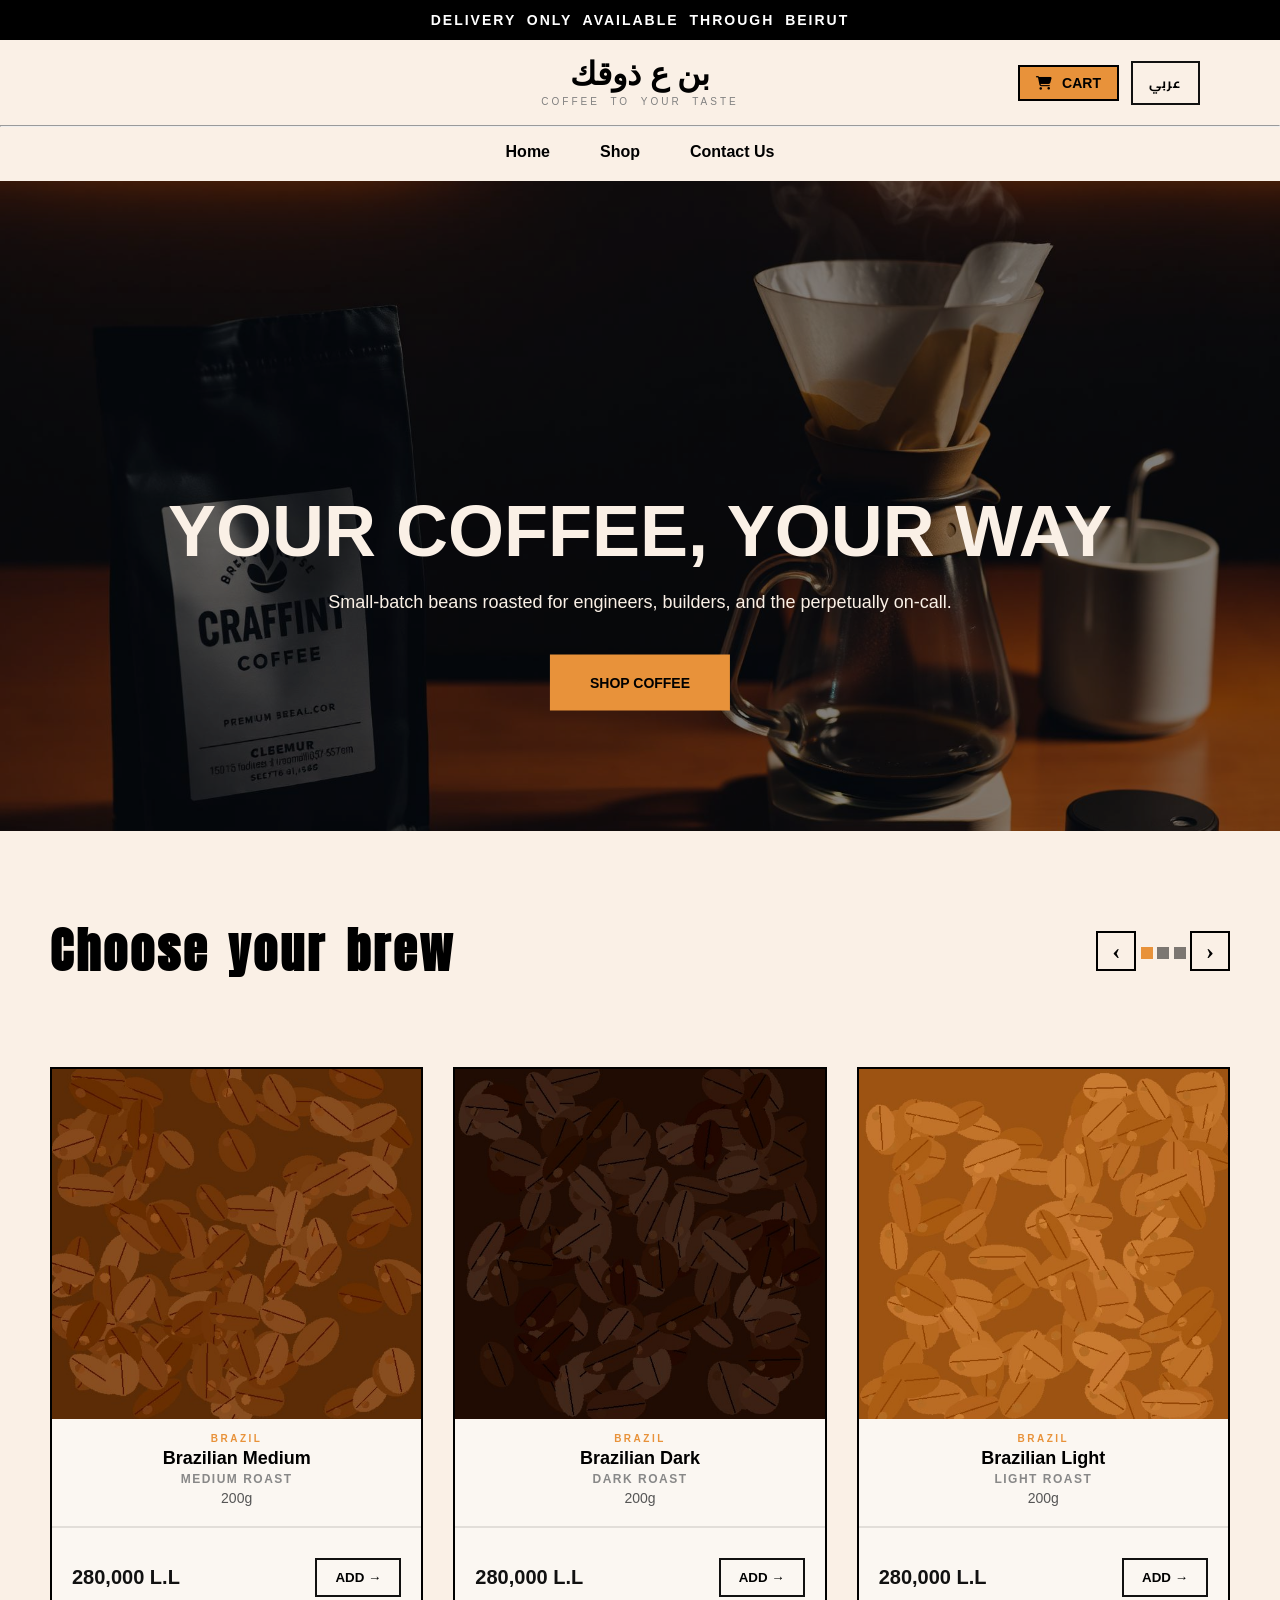
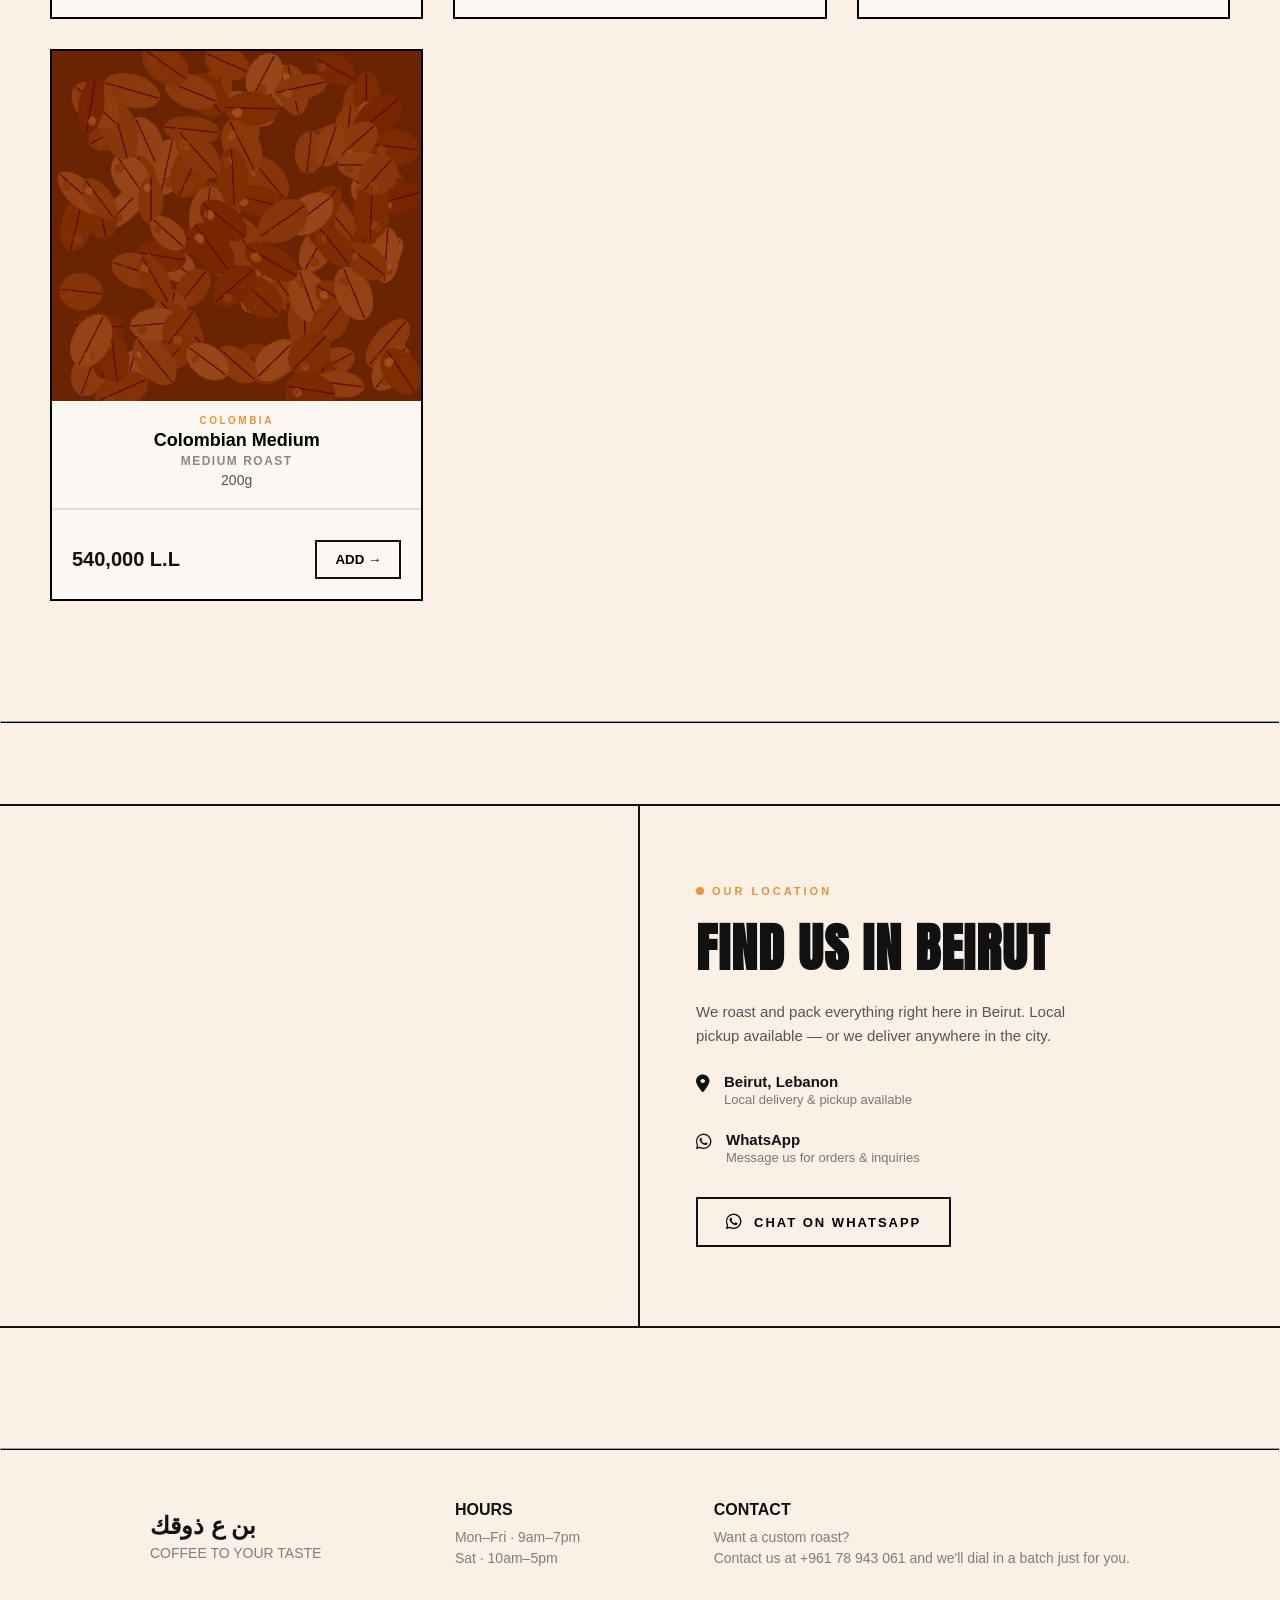
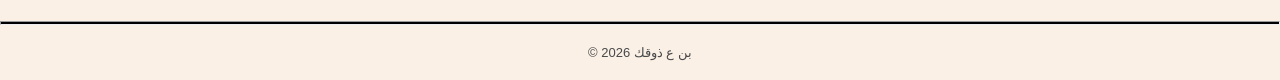
<file: coffee_output/index.html>
<!DOCTYPE html>
<html lang="en">
<head>
  <meta charset="UTF-8">
  <meta name="viewport" content="width=device-width, initial-scale=1.0">
  <meta name="description" content="بن ع ذوقك - قهوة مختارة بعناية توصيل في بيروت. Brazilian and Colombian specialty coffee, light, medium and dark roast. Order via WhatsApp.">
  <meta name="keywords" content="coffee beirut, قهوة بيروت, specialty coffee lebanon, بن لبنان, brazilian coffee, colombian coffee, coffee delivery beirut, قهوة توصيل">
  <meta name="author" content="بن ع ذوقك">
  <meta property="og:title" content="بن ع ذوقك — Coffee to Your Taste">
  <meta property="og:description" content="Specialty coffee roasted and delivered in Beirut. Order via WhatsApp.">
  <meta property="og:url" content="https://bnaazawak.com">
  <meta property="og:type" content="website">
  <link rel="canonical" href="https://bnaazawak.com">
  <title>بن ع ذوقك — Coffee to Your Taste</title>
  <link rel="stylesheet" href="index.css">
  <link rel="stylesheet" href="header.css">
  <link rel="stylesheet" href="footer.css">
  <link rel="stylesheet" href="https://cdnjs.cloudflare.com/ajax/libs/font-awesome/6.5.0/css/all.min.css">
  <link rel="preconnect" href="https://fonts.googleapis.com">
  <link rel="preconnect" href="https://fonts.gstatic.com" crossorigin>
  <link href="https://fonts.googleapis.com/css2?family=Anton&family=Montserrat:ital,wght@0,100..900;1,100..900&family=Space+Grotesk:wght@300..700&family=Cairo:wght@400;700;900&display=swap" rel="stylesheet">
</head>
<body>

  <div class="announcement-bar">
    <p>DELIVERY ONLY AVAILABLE THROUGH BEIRUT</p>
  </div>

  <header class="hero-Navbar">
    <div class="navbar-left"></div>

    <div class="hero-navbar-title">
      <h1>بن ع ذوقك</h1>
      <span class="hero-navbar-subtitle">COFFEE TO YOUR TASTE</span>
    </div>

    <div class="navbar-right">
      <a href="cart.html" style="display:flex;">
        <button id="cartButton">
          <i class="fa-solid fa-cart-shopping"></i>
          <span class="cart-label">CART</span>
          <span class="cart-badge" id="cart-badge">0</span>
        </button>
      </a>
      <button id="lang-toggle" class="lang-toggle-btn">عربي</button>
    </div>
  </header>

  <hr class="divider">

  <nav>
    <ul class="nav-links">
      <a href="#home"><li id="home-link">Home</li></a>
      <a href="#shop"><li id="shop-link">Shop</li></a>
      <a href="#contact"><li id="contact-link">Contact Us</li></a>
    </ul>
  </nav>

  <div class=".hero-coffee-section" id="home">
    <img src="img/hero-coffee.jpeg" class="hero-coffee-image" alt="Hero coffee">
    <div class="steam-layer" aria-hidden="true">
      <span class="steam steam-1"></span>
      <span class="steam steam-2"></span>
      <span class="steam steam-3"></span>
      <span class="steam steam-4"></span>
      <span class="steam steam-5"></span>
    </div>
    <div class="overlay-text">
      <h1>YOUR COFFEE, YOUR WAY</h1>
      <p>Small-batch beans roasted for engineers, builders, and the perpetually on-call.</p>
      <button onclick="document.getElementById('shop').scrollIntoView({ behavior: 'smooth' })">
        SHOP COFFEE
      </button>
    </div>
  </div>

  <section class="choose-your-brew-section" id="shop">
    <div>
      <h1 id="choose-your-brew">Choose your brew</h1>
    </div>
    <div class="Arrow-and-dots">
      <button class="arrow-button js-left-arrow">&#8249;</button>
      <span class="active-dot" id="js-dot-1"></span>
      <span class="dot" id="js-dot-2"></span>
      <span class="dot" id="js-dot-3"></span>
      <button class="arrow-button js-right-arrow">&#8250;</button>
    </div>
    <select class="mobile-weight-dropdown js-mobile-weight-dropdown">
      <option value="200g">200g</option>
      <option value="500g">500g</option>
      <option value="1kg">1kg</option>
    </select>
  </section>

  <main class="products-container"></main>

  <hr class="footer-divider">

  <section class="location-section" id="location">
    <div class="location-map">
      <iframe src="https://www.google.com/maps/embed?pb=!1m18!1m12!1m3!1d828.1078423688737!2d35.50424799999998!3d33.8785426!2m3!1f0!2f0!3f0!3m2!1i1024!2i768!4f13.1!3m3!1m2!1s0x151f17e93a2428d7%3A0xe1d04447bb13fb94!2z2KjZhiDYuSDYsNmI2YLZgw!5e0!3m2!1sen!2slb!4v1782116739652!5m2!1sen!2slb" width="600" height="450" style="border:0;" allowfullscreen="" loading="lazy" referrerpolicy="no-referrer-when-downgrade"></iframe>
    </div>

    <div class="location-info">
      <p class="location-label" id="loc-label">OUR LOCATION</p>
      <h2 class="location-title" id="loc-title">FIND US IN<br>BEIRUT</h2>
      <p class="location-desc" id="loc-desc">We roast and pack everything right here in Beirut. Local pickup available — or we deliver anywhere in the city.</p>

      <div class="location-detail">
        <i class="fa-solid fa-location-dot location-icon"></i>
        <div>
          <p class="location-detail-title" id="loc-city">Beirut, Lebanon</p>
          <p class="location-detail-sub" id="loc-delivery">Local delivery &amp; pickup available</p>
        </div>
      </div>

      <div class="location-detail">
        <i class="fa-brands fa-whatsapp location-icon"></i>
        <div>
          <p class="location-detail-title">WhatsApp</p>
          <p class="location-detail-sub" id="loc-wa-sub">Message us for orders &amp; inquiries</p>
        </div>
      </div>

      <a href="https://wa.me/96178943061" target="_blank" rel="noopener">
        <button class="chat-wa-btn">
          <i class="fa-brands fa-whatsapp"></i>
          <span id="loc-wa-btn">CHAT ON WHATSAPP</span>
        </button>
      </a>
    </div>
  </section>

  <hr class="footer-divider">

  <footer class="footer-section" id="contact">
    <div>
      <div class="footer-logo">بن ع ذوقك</div>
      <p class="footer-subtitle">Coffee to your taste.</p>
    </div>
    <div class="footer-middle-section">
      <p class="hours">HOURS</p>
      <p class="opening-time">Mon–Fri · 9am–7pm</p>
      <p class="opening-time">Sat · 10am–5pm</p>
    </div>
    <div>
      <p class="contact">CONTACT</p>
      <p class="contact-info">Want a custom roast?</p>
      <p class="contact-info">Contact us at +961 78 943 061 and we'll dial in a batch just for you.</p>
    </div>
  </footer>

  <hr class="footer-divider-section">
  <p class="footer-rights">© 2026 بن ع ذوقك</p>

  <script type="module" src="script.js"></script>
</body>
</html>
</file>
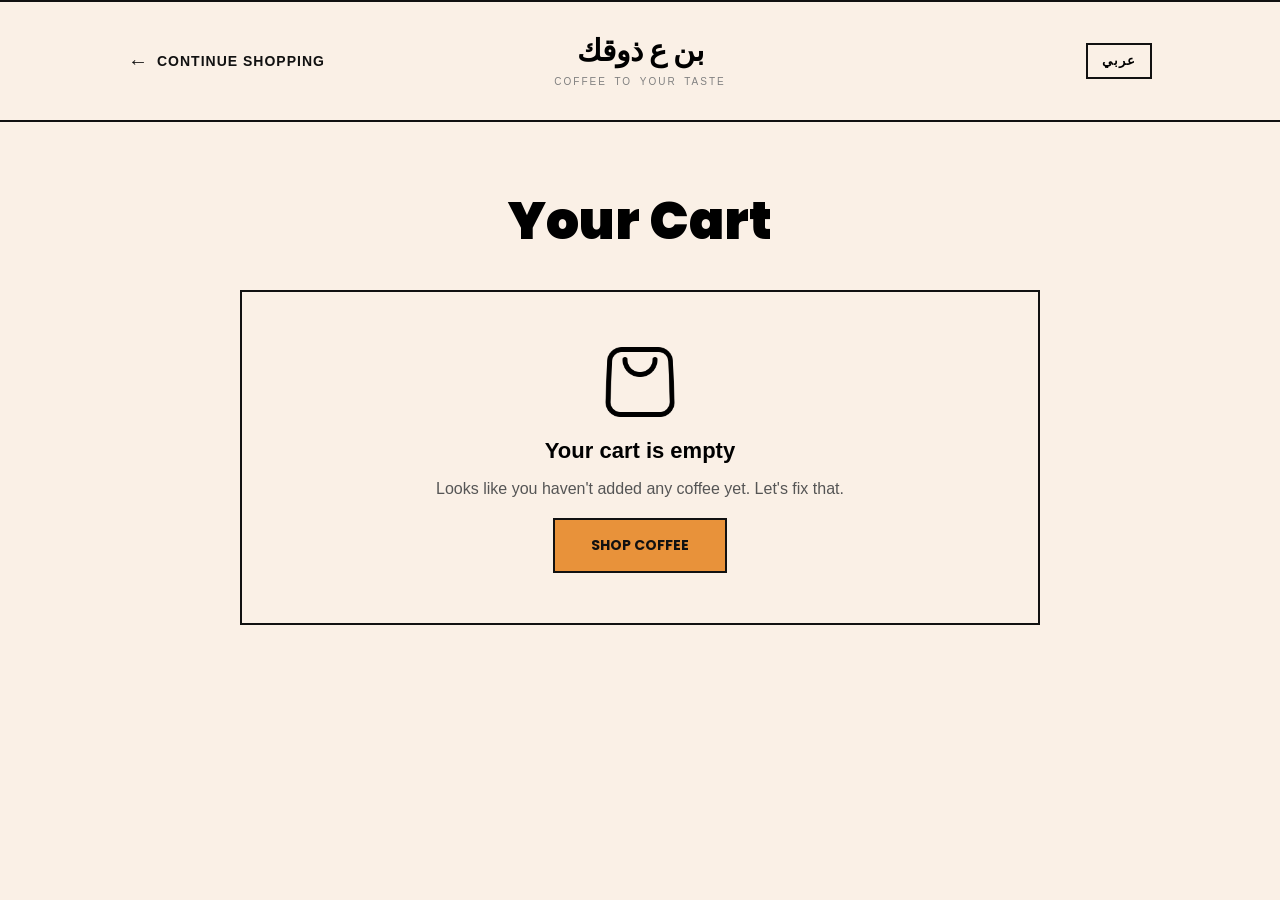
<file: coffee_output/cart.html>
<!DOCTYPE html>
<html lang="en">
<head>
  <meta charset="UTF-8">
  <meta name="viewport" content="width=device-width, initial-scale=1.0">
  <title>Your Cart — بن ع ذوقك</title>
  <link rel="stylesheet" href="cart.css">
  <link href="https://fonts.googleapis.com/css2?family=Poppins:wght@400;600;700;800;900&display=swap" rel="stylesheet">
  <link href="https://fonts.googleapis.com/css2?family=Cairo:wght@400;700;900&display=swap" rel="stylesheet">
</head>
<body>

  <header class="navbar">
    <div class="continue-shopping-header">
      <a href="index.html">
        <span class="continue-arrow">&#8592;</span>
        <span class="continue-text">CONTINUE SHOPPING</span>
      </a>
    </div>
    <div class="cart-header-logo">
      <h1 class="hero-navbar-title">بن ع ذوقك</h1>
      <span class="hero-navbar-subtitle">COFFEE TO YOUR TASTE</span>
    </div>
    <button id="lang-toggle" class="lang-toggle-btn">عربي</button>
  </header>

  <h1 id="your-cart-header">Your Cart</h1>

  <div id="cart-content" class="cart-outer"></div>

  <script src="cart.js"></script>
</body>
</html>
</file>
<file: coffee_output/index.css>
*{
  margin:0;
  padding:0;
  font-family: 'Arial', sans-serif;
  box-sizing: border-box;
}

body{
  background-color: #FAF0E6;
  font-family: 'Arial', sans-serif;
}
html {
  scroll-behavior: smooth;
}
a{
  text-decoration:none;
}
.divider{
  margin-top: 0;
  height: 1px;         
  background-color: #333;
}

.nav-links{
  display:flex;
  flex-direction:row;
  align-items:center;
  justify-content: center;
  gap:50px;
  list-style-type: none;
  margin-top:16px;
}

.nav-links li{
  font-weight:bold;
  cursor: pointer;
  transition: color 0.2s ease;
}
.nav-links li:hover{
  color:#E8923A;
}
.nav-links  a{
  text-decoration: none; 
  color: inherit;  
}

.hero-coffee-section{
  position:relative;
  display: block;
}
.hero-coffee-image{
  margin-top:20px;
  height:650px;
  width: 100%;
  object-fit: cover; 
  filter: brightness(0.5); 
}
.overlay-text{
  position: absolute;
  top: 60%;
  left: 50%;
  transform: translate(-50%, -50%); 
  color:#FAF0E6;
  display: flex;
  flex-direction: column;
  align-items: center;
  justify-content: center;
}

.overlay-text h1{
  color:white;
  font-size: 72px;
  font-weight:900;
  color:#FAF0E6;
  white-space: nowrap;
  margin-top:120px;
}
.overlay-text p{
  color:white;
  font-size: 18px;
  margin-top:15px;
  display: flex;
  flex-direction: column; 
  align-items: center;    
  text-align: center;     
  color:#FAF0E6;
  line-height: 30px; 
}
.overlay-text button{
  padding:20px 40px;
  font-size:14px;
  font-weight:bold;
  background-color:#E8923A ;
  border:none;
  margin-top:38px;
  cursor:pointer;
  transition:background-color 0.2s ease, color 0.2s ease;
}
.overlay-text button:hover{
  color:white;
  background-color: #000000;
}
.overlay-text button:active {
  opacity: 0.6;
}
@media (max-width:1024px){
  .overlay-text h1{
  color:white;
  font-size: 42px;
  font-weight:900;
  color:#FAF0E6;
  white-space: nowrap;
  }
  .hero-coffee-image{
    height: 450px;
  }
}
@media (max-width:600px){
  .overlay-text h1{
  color:white;
  font-size: 28px;
  font-weight:900;
  color:#FAF0E6;
  white-space: nowrap;
  }
  .overlay-text p{
    font-size:16px;
  }
  .hero-coffee-image{
    height: 400px;
  }
  .overlay-text p{
  color:white;
  font-size: 16px;
  margin-top:12px;
  text-align: center;     
  color:#FAF0E6;
  line-height: 20px;
  }
}

.choose-your-brew-section{
  margin-top:80px;
  display:flex;
  flex-direction: row;
  align-items: center;
  justify-content: space-between;
  padding-right:150px;
  padding-left:150px
}
#choose-your-brew{
  font-size: 48px;
  word-spacing:5px;
  letter-spacing: 3px;
  font-weight: 900;
  font-family: 'Anton', sans-serif;
}

.arrow-button {
  width: 40px;
  height: 40px;
  background: transparent;
  cursor: pointer;
  font-size: 24px;
  font-family: Times New Roman;
  font-weight: bold;
  color: black;
  border:2px solid black;
}
.arrow-button:hover{
  color:white;
  background-color: #000000;
}
.active-dot{
  display: inline-block;
  width: 12px;
  height: 12px;
  background-color: #E8923A;
}
.dot{
  display: inline-block; 
  width: 12px;
  height: 12px;
  background-color: #000000;
  opacity:0.5;
}
.mobile-weight-dropdown{
  display: none;
}

@media (max-width: 600px) { 
  .Arrow-and-dots{
    display: none;
  }
  .mobile-weight-dropdown{
    display: block;
    width: 200px;
    padding: 12px 16px;
    border: 2px solid black;
    background-color: #FAF0E6;
    font-size: 16px;
    font-weight: bold;
  }
  #choose-your-brew{
  font-size: 32px;
  word-spacing:3px;
  letter-spacing:2px;
  text-align: center;
  width: 100%;
  }
}

.products-container{
  margin-top:80px;
  display:grid;
  grid-template-columns: 1fr 1fr 1fr;
  gap:30px;
  padding-right: 150px;
  padding-left: 150px;
}
.product-container{
  display:flex;
  flex-direction: column;
  align-items: center;
  justify-content: center;
  border:#000000 solid 2px;
  
  background-color: #FBF7F2;
}
.product-container img{
  width:100%;
  height: 350px;
  object-fit: cover;
}
.product-info {
  display: flex;
  flex-direction: column;
  align-items: center;
  padding: 0 16px;
  text-align: center;
}
.coffee-origin {
  font-size: 10px;
  font-weight: 700;
  letter-spacing: 2.5px;
  text-transform: uppercase;
  color: #E8923A;
  margin-top: 14px;
}
.coffee-name{
  font-size: 18px;
  font-weight: bold;
  margin-top: 4px;
  text-align: center;
}
.coffee-weight{
  font-size: 14px;
  color: #555;
  margin-top: 4px;
  text-align: center;
}
.price-and-button{
  display:flex;
  flex-direction: row;
  align-items: center;
  justify-content: space-between;
  width:100%;
  padding:0px 20px;
  margin-top:10px;
  margin-bottom:20px;
}

.coffee-price{
  font-size: 20px;
  font-weight: 900;
  color: #111111;
  margin: 0;
}

.add-to-cart-button{
  padding: 10px 18px;
  border:2px solid #111111;
  background: transparent;
  font-weight: 700;
  text-transform: uppercase;
  cursor: pointer;
  transition: background-color 0.2s ease, color 0.2s ease, transform 0.2s ease;
}
.add-to-cart-button:hover{
  background-color: #111111;
  color: #FAF0E6;
  transform: translateY(-1px);
}
.add-to-cart-button:active{
  opacity: 0.8;
}
 .thin-line {
    border: none; 
    border-top: 2px solid rgba(0, 0, 0, 0.1); 
    width: 100%; 
    margin: 20px auto;
  }
@media (max-width: 89rem) { 
  .choose-your-brew-section {
    padding-right: 3.125rem; 
    padding-left: 3.125rem;  
  }
  .products-container {
    padding-right: 3.125rem; 
    padding-left: 3.125rem;  
  }
}
@media (max-width:1024px){
  .products-container{
    grid-template-columns: 1fr 1fr;
  }
}
@media (max-width:600px){
  .products-container{
    grid-template-columns: 1fr;
  }
  .choose-your-brew-section{
    flex-direction: column;
    padding:0px;
    gap:20px;
  }
}

.coffee-roast {
  font-size: 12px;
  font-weight: 600;
  letter-spacing: 1.5px;
  color: #888;
  text-transform: uppercase;
  margin-top: 3px;
  text-align: center;
}

[dir="rtl"] .hero-Navbar,
[dir="rtl"] .nav-links,
[dir="rtl"] .choose-your-brew-section,
[dir="rtl"] .price-and-button,
[dir="rtl"] .footer-section {
  direction: rtl;
}

.location-section {
  display: grid;
  grid-template-columns: 1fr 1fr;
  min-height: 520px;
  border-top: 2px solid #111;
  border-bottom: 2px solid #111;
  margin-top: 80px;
}

.location-map {
  height: 520px;
  border-right: 2px solid #111;
  overflow: hidden;
}
.location-map iframe {
  width: 100%;
  height: 100%;
  display: block;
}

.location-info {
  padding: 56px 56px;
  display: flex;
  flex-direction: column;
  justify-content: center;
  gap: 24px;
  background-color: #FAF0E6;
}

.location-label {
  font-size: 11px;
  font-weight: 700;
  letter-spacing: 3px;
  color: #E8923A;
  display: flex;
  align-items: center;
  gap: 8px;
}
.location-label::before {
  content: '';
  display: inline-block;
  width: 8px;
  height: 8px;
  background-color: #E8923A;
  border-radius: 50%;
}

.location-title {
  font-size: 52px;
  font-weight: 900;
  line-height: 1.05;
  font-family: 'Anton', sans-serif;
  letter-spacing: 1px;
  color: #111;
}

.location-desc {
  font-size: 15px;
  color: #555;
  line-height: 1.65;
  max-width: 400px;
}

.location-detail {
  display: flex;
  align-items: flex-start;
  gap: 14px;
}
.location-icon {
  font-size: 18px;
  color: #111;
  margin-top: 2px;
  flex-shrink: 0;
}
.location-detail-title {
  font-size: 15px;
  font-weight: 700;
  color: #111;
}
.location-detail-sub {
  font-size: 13px;
  color: #777;
  margin-top: 2px;
}

.chat-wa-btn {
  display: inline-flex;
  align-items: center;
  gap: 10px;
  background: transparent;
  border: 2px solid #111;
  padding: 14px 28px;
  font-size: 13px;
  font-weight: 700;
  letter-spacing: 2px;
  cursor: pointer;
  transition: background-color 0.2s ease, color 0.2s ease;
  margin-top: 8px;
  width: fit-content;
}
.chat-wa-btn:hover {
  background-color: #111;
  color: #FAF0E6;
}
.chat-wa-btn i {
  font-size: 18px;
}

@media (max-width: 900px) {
  .location-section {
    grid-template-columns: 1fr;
    min-height: unset;
  }
  .location-map {
    height: 300px;
    border-right: none;
    border-bottom: 2px solid #111;
  }
  .location-info {
    padding: 40px 32px;
  }
  .location-title {
    font-size: 40px;
  }
}
@media (max-width: 600px) {
  .location-info {
    padding: 32px 20px;
    gap: 18px;
  }
  .location-title {
    font-size: 32px;
  }
  .chat-wa-btn {
    width: 100%;
    justify-content: center;
  }
}

.steam-layer {
  position: absolute;
  inset: 0;
  pointer-events: none;
  overflow: hidden;
  z-index: 1;
}

.steam {
  position: absolute;
  bottom: 16%;
  width: 70px;
  height: 240px;
  background: radial-gradient(ellipse at center,
              rgba(255,255,255,0.75) 0%,
              rgba(255,235,210,0.4) 40%,
              rgba(255,235,210,0.15) 65%,
              rgba(255,235,210,0) 80%);
  border-radius: 50%;
  filter: blur(5px);
  opacity: 0;
  animation: steamRise 6s ease-in infinite;
}

.steam-1 { left: 40%; animation-delay: 0s;    width: 60px; }
.steam-2 { left: 45%; animation-delay: 1.4s;  width: 48px; }
.steam-3 { left: 50%; animation-delay: 2.6s;  width: 65px; }
.steam-4 { left: 55%; animation-delay: 3.9s;  width: 52px; }
.steam-5 { left: 59%; animation-delay: 0.9s;  width: 44px; }

@keyframes steamRise {
  0% {
    transform: translateY(0) translateX(0) scaleX(1);
    opacity: 0;
  }
  12% {
    opacity: 0.9;
  }
  50% {
    transform: translateY(-180px) translateX(-14px) scaleX(1.4);
    opacity: 0.6;
  }
  100% {
    transform: translateY(-380px) translateX(20px) scaleX(2.1);
    opacity: 0;
  }
}

.overlay-text {
  z-index: 2;
}

@media (max-width: 600px) {
  .steam { width: 36px !important; height: 150px; }
}
</file>
<file: coffee_output/header.css>
.announcement-bar {
  background-color: #000000;
  height: 40px;
  display: flex;
  align-items: center;
  justify-content: center;
}
.announcement-bar p {
  color: #ffffff;
  font-size: 14px;
  font-weight: bold;
  word-spacing: 5px;
  letter-spacing: 2px;
}

.hero-Navbar {
  display: grid;
  grid-template-columns: 1fr auto 1fr;
  align-items: center;
  padding: 18px 80px;
}

.navbar-left {  }

.hero-navbar-title {
  display: flex;
  flex-direction: column;
  align-items: center;
  text-align: center;
}
.hero-navbar-title h1 {
  margin: 0;
  font-size: 32px;
  line-height: 1;
}
.hero-navbar-subtitle {
  margin-top: 6px;
  font-size: 10px;
  word-spacing: 5px;
  letter-spacing: 3px;
  color: grey;
}

.navbar-right {
  display: flex;
  align-items: center;
  justify-content: flex-end;
  gap: 12px;
}

#cartButton {
  display: flex;
  align-items: center;
  gap: 10px;
  color: #000000;
  font-size: 14px;
  font-weight: bold;
  background-color: #E8923A;
  border: 2px solid #000000;
  cursor: pointer;
  padding: 8px 16px;
  transition: background-color 0.3s, color 0.3s;
  position: relative;
}
#cartButton:hover { background-color: #000000; color: #FFFFFF; }
#cartButton:active { opacity: 0.7; }

.cart-badge {
  background-color: #111;
  color: #FAF0E6;
  border-radius: 50%;
  width: 18px;
  height: 18px;
  font-size: 10px;
  font-weight: 900;
  display: none;
  align-items: center;
  justify-content: center;
  line-height: 1;
}
.cart-badge.visible {
  display: inline-flex;
}

.lang-toggle-btn {
  background: transparent;
  border: 2px solid #111111;
  padding: 8px 16px;
  font-size: 13px;
  font-weight: 700;
  cursor: pointer;
  letter-spacing: 1px;
  font-family: 'Cairo', sans-serif;
  white-space: nowrap;
  transition: background-color 0.2s ease, color 0.2s ease;
}
.lang-toggle-btn:hover {
  background-color: #111111;
  color: #FAF0E6;
}

@media (max-width: 1024px) {
  .hero-Navbar { padding: 24px 40px; }
}

@media (max-width: 600px) {
  .hero-Navbar {
    display: flex;
    flex-direction: column;
    align-items: center;
    padding: 20px 16px 0px;
    gap: 0;
    min-height: unset;
  }
  .navbar-left { display: none; }
  .hero-navbar-title {
    width: 100%;
    padding-bottom: 16px;
  }
  .hero-navbar-title h1 { font-size: 28px; }
  .hero-navbar-subtitle { font-size: 9px; }

  .navbar-right {
    width: 100%;
    border-top: 1px solid rgba(0,0,0,0.1);
    padding: 0;
    gap: 0;
    justify-content: stretch;
  }
  
  .navbar-right a:first-child {
    flex: 1;
  }
  #cartButton {
    width: 100%;
    justify-content: center;
    border-right: 1px solid #111;
    border-top: none;
    border-left: none;
    border-bottom: none;
    padding: 14px 16px;
    font-size: 15px;
  }
  
  .lang-toggle-btn {
    flex: 1;
    border: none;
    border-left: 1px solid rgba(0,0,0,0.15);
    padding: 14px 16px;
    font-size: 14px;
    text-align: center;
    background-color: #FAF0E6;
  }
  .lang-toggle-btn:hover {
    background-color: #111;
    color: #FAF0E6;
  }
  .announcement-bar p {
    font-size: 9px;
    word-spacing: 2px;
    letter-spacing: 1px;
  }
}
</file>
<file: coffee_output/footer.css>
.footer-divider{
  margin-top:120px;
  height: 3.2px;         
  background-color:black;
}

.footer-section{
  display:flex;
  flex-direction: row;
  align-items: center;
  justify-content: space-between;
  padding-right:150px;
  padding-left:150px;
  margin-top:50px;
  margin-bottom:50px;
}

.footer-logo{
  font-size: 24px;
  font-weight: 900;
  color:#111111;
}
.footer-subtitle{
  font-size: 14px;
  color: #555555bd;
  margin-top: 5px;
}
.hours{
  font-size: 16px;
  font-weight: bold;
  color:#111111;
  margin-bottom:10px;
}

.opening-time{
  font-size: 14px;
  color: #555555bd;
  margin-bottom: 5px;
}

.contact{
  font-size: 16px;
  font-weight: bold;
  color:#111111;
  margin-bottom:10px;
}
.contact-info{
  font-size: 14px;
  color: #555555bd;
  margin-bottom: 5px;
}


.footer-divider-section{
  margin-top:50px;
  margin-bottom:20px;
  height: 3.2px;         
  background-color:black;
}
.footer-rights{
  text-align: center;
  font-size: 13px;
  color: #494949;
  margin-top: 0px;
  margin-bottom: 20px;
}

@media (max-width: 1024px) {
  .footer-section {
    padding-right: 50px;
    padding-left: 50px;
    gap: 30px;
  }
}

@media (max-width: 600px) {
  .footer-section {
    flex-direction: column;
    align-items: flex-start;
    gap: 20px;
    padding-right: 10px;
    padding-left: 10px;
  }
  
  .footer-logo {
    font-size: 20px;
  }
  
  .footer-subtitle {
    font-size: 12px;
    
  }
  
  .hours, .contact {
    font-size: 14px;
    margin-bottom: 5px;
  }
  
  .opening-time, .contact-info {
    font-size: 12px;
    
    margin-bottom: 5px;
  }
}
</file>
<file: coffee_output/cart.css>
* {
  margin: 0;
  padding: 0;
  font-family: 'Arial', sans-serif;
  box-sizing: border-box;
}
body {
  background-color: #FAF0E6;
  padding-bottom: 60px;
}
h1, button, .cart-title {
  font-family: 'Poppins', sans-serif;
  font-weight: 800;
}
a{
  text-decoration: none;
}
.navbar {
  display: flex;
  flex-direction: row;
  align-items: center;
  justify-content: center;
  position: relative;
  height: 122px;
  border-top: 2px solid #111111;
  border-bottom: 2px solid #111111;
}
.cart-header-logo {
  display: flex;
  flex-direction: column;
  align-items: center;
}
.hero-navbar-title {
  text-align: center;
  font-size: 30px;
  line-height: 1;
}
.hero-navbar-subtitle {
  margin-top: 10px;
  font-size: 10px;
  word-spacing: 3px;
  letter-spacing: 2px;
  color: grey;
}
.continue-shopping-header {
  position: absolute;
  left: 10%;
}
.continue-shopping-header a {
  display: flex;
  align-items: center;
  gap: 8px;
  color: #111111;
  text-decoration: none;
  font-size: 14px;
  font-weight: bold;
  letter-spacing: 1px;
  transition: color 0.2s ease;
}
.continue-shopping-header a:hover { color: #E8923A; }
.continue-arrow {
  font-size: 20px;
  font-weight: 400;
  display: inline-flex;
  align-items: center;
  line-height: 1;
}

.lang-toggle-btn {
  position: absolute;
  right: 10%;
  background: transparent;
  border: 2px solid #111111;
  padding: 6px 14px;
  font-size: 13px;
  font-weight: 700;
  cursor: pointer;
  letter-spacing: 1px;
  transition: background-color 0.2s ease, color 0.2s ease;
}
.lang-toggle-btn:hover {
  background-color: #111111;
  color: #FAF0E6;
}

#your-cart-header {
  margin: 60px auto 30px;
  text-align: center;
  font-size: 52px;
  font-weight: 900;
  font-family: 'Poppins', sans-serif;
  padding: 0 20px;
}

.cart-outer {
  width: min(800px, 94%);
  margin: 0 auto;
}

.empty-cart {
  display: flex;
  flex-direction: column;
  align-items: center;
  border: 2px solid #111;
  padding: 50px 30px;
  gap: 16px;
}
.cart-logo { width: 80px; height: 80px; }
.subheader-cart-logo { font-size: 22px; font-weight: 900; }
.cart-description {
  font-size: 16px;
  color: #555;
  text-align: center;
  max-width: 420px;
}
.shop-coffee-button {
  margin-top: 4px;
  color: #111111;
  background-color: #E8923A;
  font-size: 14px;
  font-weight: bold;
  border: 2px solid #111111;
  padding: 15px 36px;
  cursor: pointer;
  transition: background-color 0.2s ease, color 0.2s ease;
}
.shop-coffee-button:hover {
  background-color: #111111;
  color: #FAF0E6;
}

.cart-items-wrapper {
  border: 2px solid #111;
  overflow: hidden;
}

.cart-item {
  display: flex;
  justify-content: space-between;
  align-items: center;
  padding: 22px 28px;
  border-bottom: 1px solid rgba(0,0,0,0.12);
  background-color: #FAF0E6;
}
.cart-item:last-of-type { border-bottom: none; }

.cart-item-info { display: flex; flex-direction: column; gap: 3px; }
.cart-item-name {
  font-size: 18px;
  font-weight: 800;
  font-family: 'Poppins', sans-serif;
}
.cart-item-roast {
  font-size: 11px;
  font-weight: 700;
  letter-spacing: 2px;
  color: #666;
  text-transform: uppercase;
}
.cart-item-qty { font-size: 14px; color: #444; margin-top: 2px; }

.cart-item-right {
  display: flex;
  align-items: center;
  gap: 18px;
}
.cart-item-price {
  font-size: 18px;
  font-weight: 800;
  font-family: 'Poppins', sans-serif;
}
.cart-delete-btn {
  background: transparent;
  border: 1.5px solid #111;
  width: 36px;
  height: 36px;
  display: flex;
  align-items: center;
  justify-content: center;
  cursor: pointer;
  transition: background-color 0.2s ease, color 0.2s ease;
  flex-shrink: 0;
  color: #111;
}
.cart-delete-btn:hover { background-color: #111; color: #FAF0E6; }

.cart-subtotal-row {
  display: flex;
  justify-content: space-between;
  align-items: center;
  background-color: #111111;
  color: #FAF0E6;
  padding: 22px 28px;
  font-size: 18px;
  font-weight: 900;
  letter-spacing: 2px;
  font-family: 'Poppins', sans-serif;
}

.pay-whatsapp-btn {
  width: 100%;
  background-color: #25D366;
  color: #fff;
  border: none;
  padding: 22px;
  font-size: 16px;
  font-weight: 800;
  font-family: 'Poppins', sans-serif;
  letter-spacing: 2px;
  cursor: pointer;
  display: flex;
  align-items: center;
  justify-content: center;
  gap: 10px;
  transition: background-color 0.2s ease;
}
.pay-whatsapp-btn:hover { background-color: #1ebe5b; }

[dir="rtl"] .continue-shopping-header {
  left: auto;
  right: 10%;
}
[dir="rtl"] .continue-arrow { transform: translateY(-1px) scaleX(-1); }
[dir="rtl"] .lang-toggle-btn {
  right: auto;
  left: 10%;
}
[dir="rtl"] .cart-item-info { align-items: flex-end; text-align: right; }
[dir="rtl"] .cart-subtotal-row { direction: rtl; }

@media (max-width: 768px) {
  .navbar { height: auto; padding: 20px; gap: 16px; }
  .continue-shopping-header { position: static; }
  .lang-toggle-btn { position: static; }
  #your-cart-header { font-size: 44px; }
}
@media (max-width: 480px) {
  #your-cart-header { font-size: 38px; }
  .cart-item { padding: 18px 16px; }
  .cart-subtotal-row { padding: 18px 16px; font-size: 16px; }
  .cart-item-name { font-size: 16px; }
  .cart-item-price { font-size: 16px; }
}
</file>
